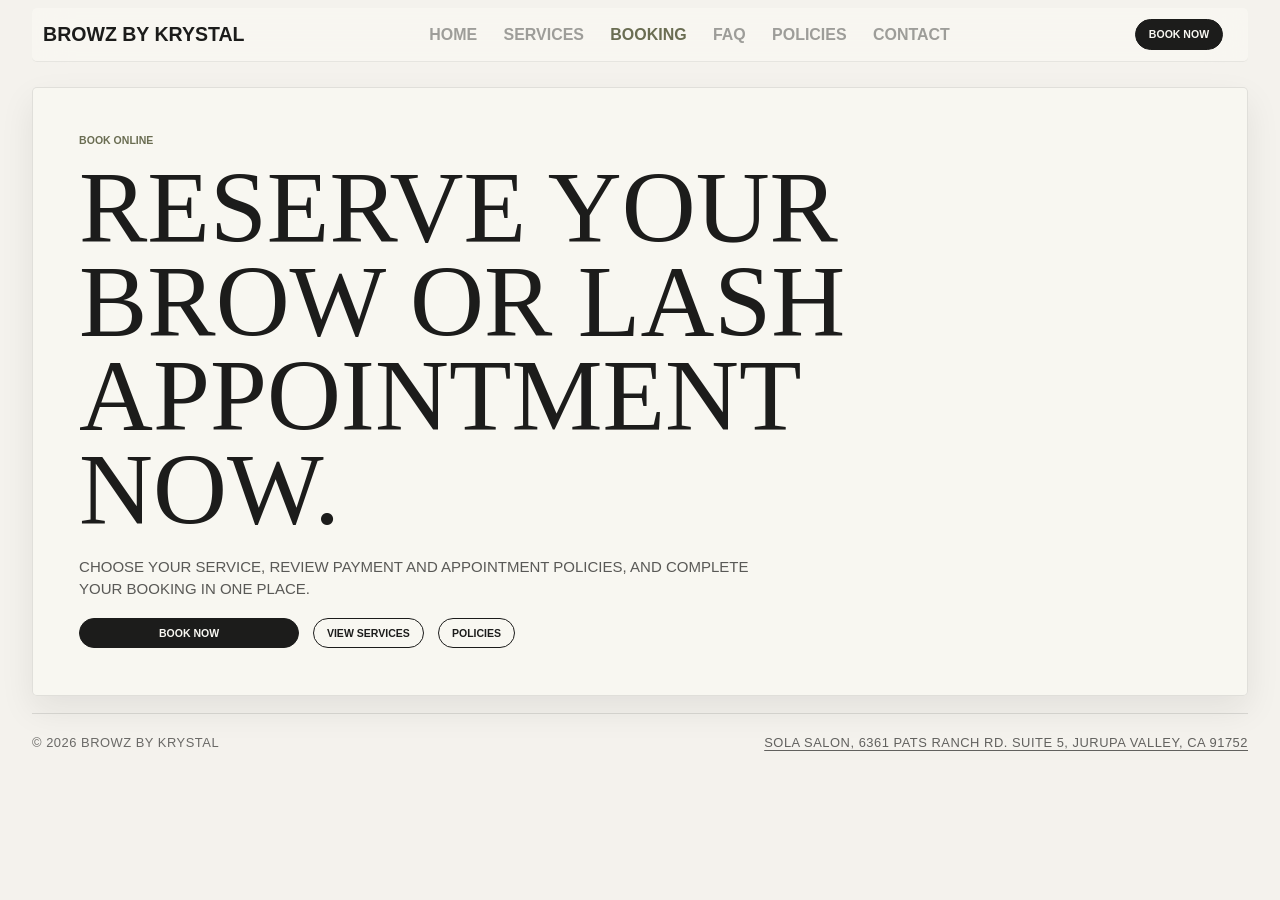
<file: booking.html>
<!doctype html>
<html lang="en">
  <head>
    <meta charset="utf-8">
    <meta name="viewport" content="width=device-width, initial-scale=1">
    <title>Book Online | Browz By Krystal</title>
    <meta name="description" content="Book online with Browz By Krystal through GlossGenius and review the booking terms before you reserve.">
    <link rel="stylesheet" href="assets/css/styles.css">
  </head>
  <body data-page="booking">
    <header class="site-header" data-site-header></header>
    <main>
      <section class="page-hero page-hero--booking">
        <div class="booking-hero__content">
          <p class="eyebrow">Book Online</p>
          <h1>Reserve your brow or lash appointment now.</h1>
          <p>Choose your service, review payment and appointment policies, and complete your booking in one place.</p>
          <div class="button-row">
            <a class="button button--primary button--large" data-booking-link href="https://browzbykrystal.glossgenius.com/services">Book Now</a>
            <a class="button button--secondary" href="services.html">View Services</a>
            <a class="button button--secondary" href="policies.html">Policies</a>
          </div>
        </div>
      </section>
    </main>
    <footer class="site-footer" data-site-footer></footer>
    <script src="assets/js/site-data.js"></script>
    <script src="assets/js/main.js"></script>
  </body>
</html>
</file>
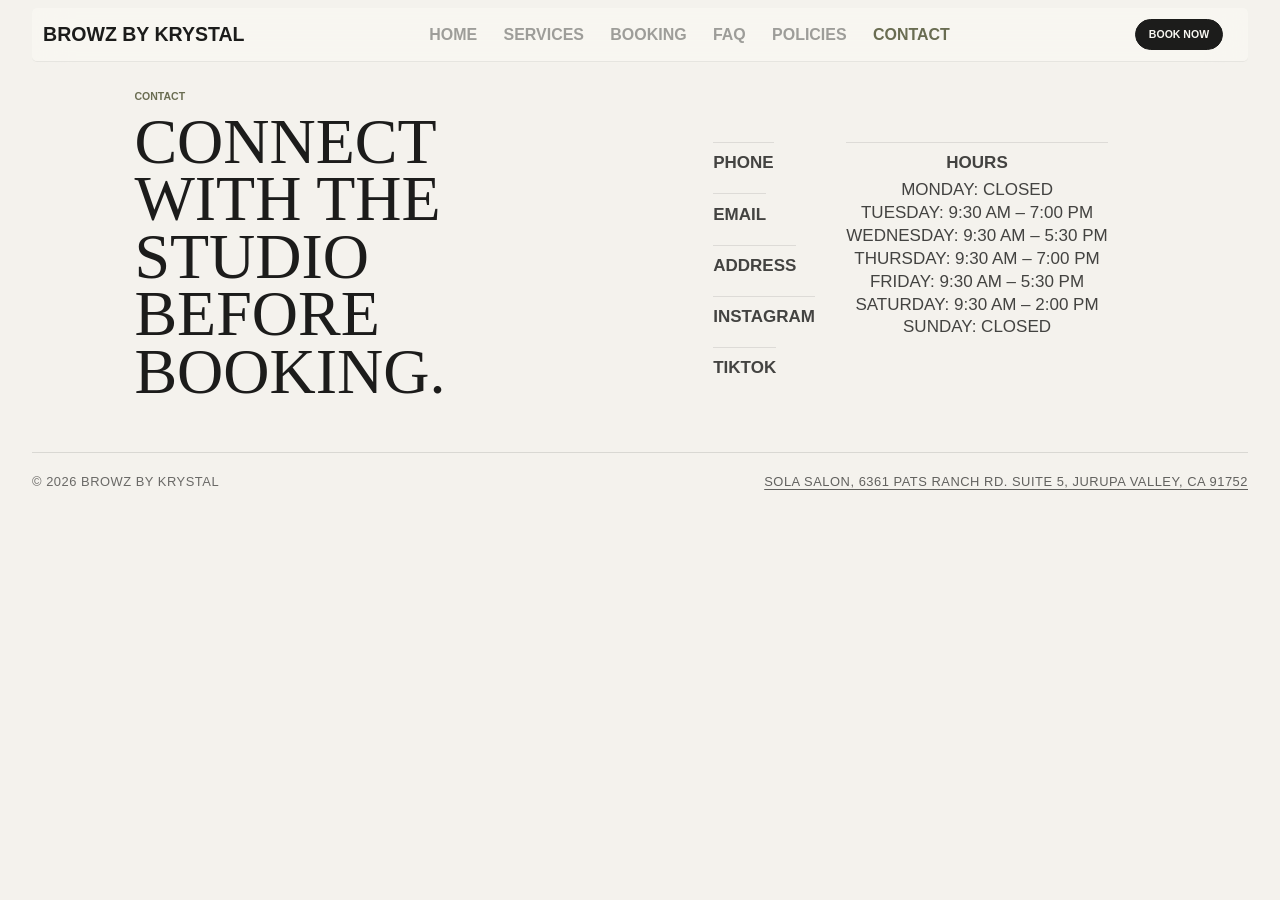
<file: contact.html>
<!doctype html>
<html lang="en">
  <head>
    <meta charset="utf-8">
    <meta name="viewport" content="width=device-width, initial-scale=1">
    <title>Contact | Browz By Krystal</title>
    <meta name="description" content="Contact Browz By Krystal for phone, social links, address, hours, and booking details in Jurupa Valley.">
    <link rel="stylesheet" href="assets/css/styles.css">
  </head>
  <body data-page="contact">
    <header class="site-header" data-site-header></header>
    <main>
      <section class="section">
        <div class="split split--contact split--contact-page">
          <div class="section-header">
            <p class="eyebrow">Contact</p>
            <h1 class="contact-heading">Connect with the studio before booking.</h1>
          </div>
          <div>
            <dl class="contact-info" data-contact-info></dl>
          </div>
        </div>
      </section>
    </main>
    <footer class="site-footer" data-site-footer></footer>
    <script src="assets/js/site-data.js"></script>
    <script src="assets/js/main.js"></script>
  </body>
</html>
</file>
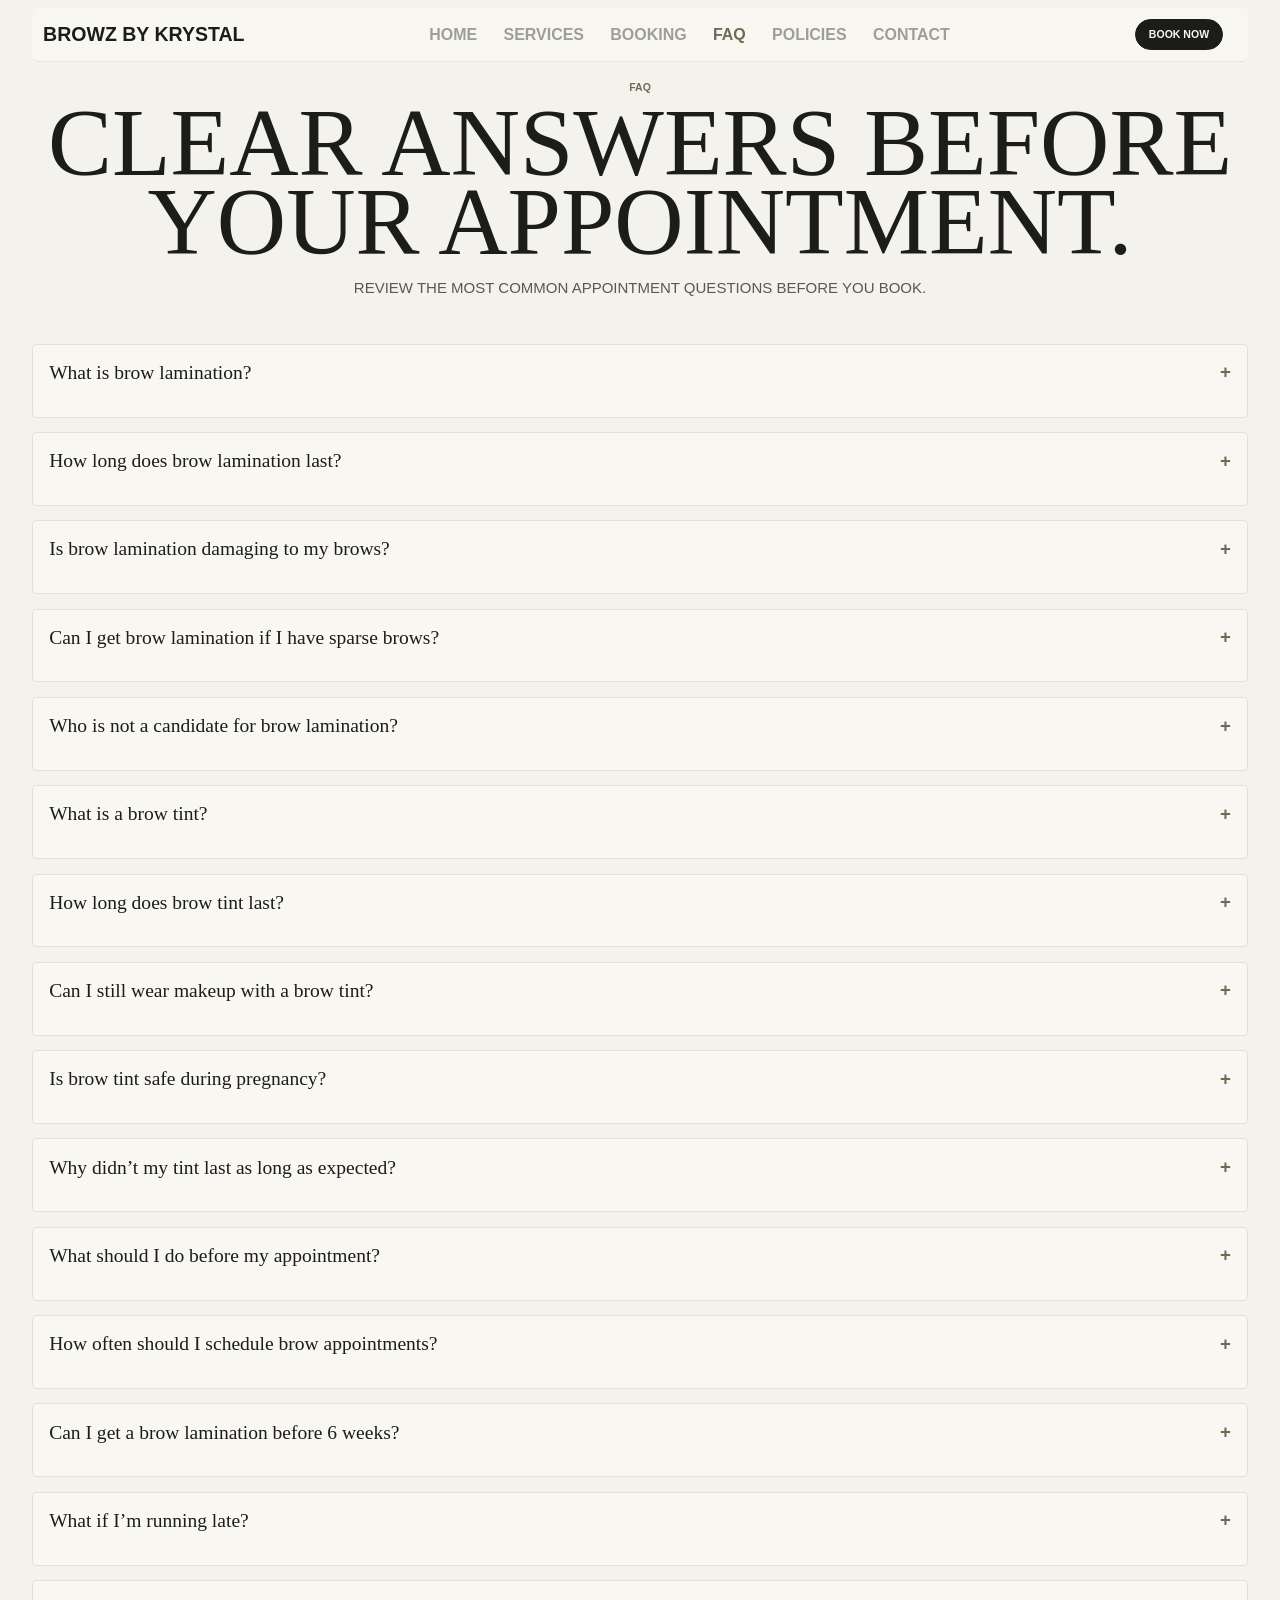
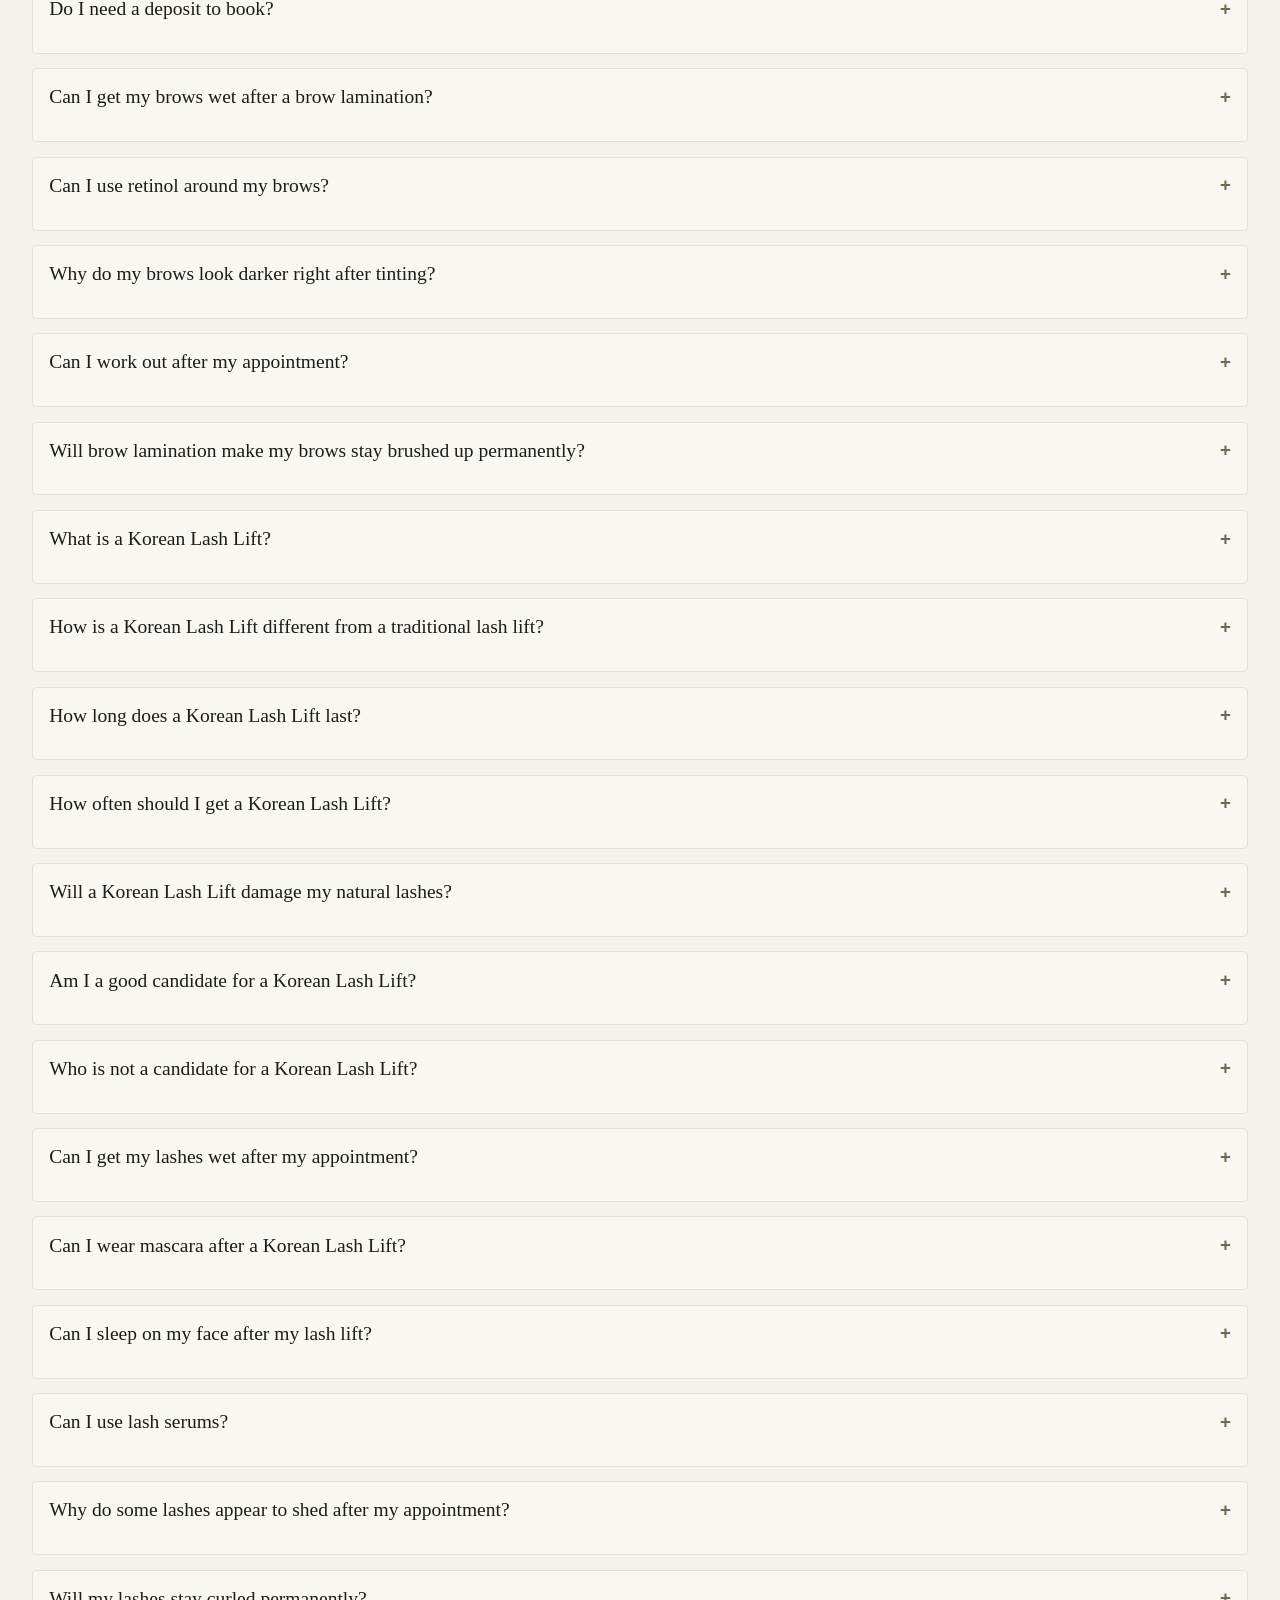
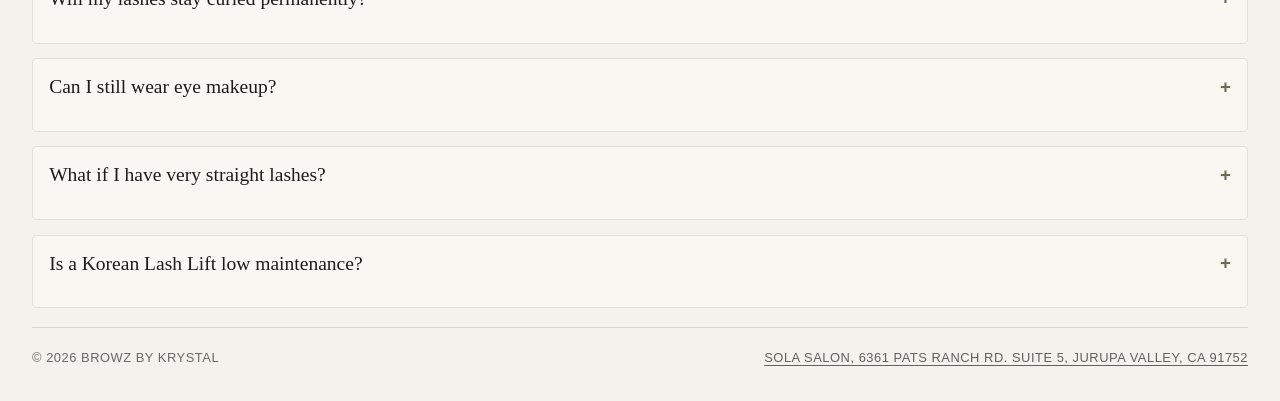
<file: faq.html>
<!doctype html>
<html lang="en">
  <head>
    <meta charset="utf-8">
    <meta name="viewport" content="width=device-width, initial-scale=1">
    <title>FAQ | Browz By Krystal</title>
    <meta name="description" content="Frequently asked questions for Browz By Krystal services, appointment prep, brow lamination, Korean lash lifts, and aftercare.">
    <link rel="stylesheet" href="assets/css/styles.css">
  </head>
  <body data-page="faq">
    <header class="site-header" data-site-header></header>
    <main>
      <section class="page-hero">
        <div class="section-header section-header--center">
          <p class="eyebrow">FAQ</p>
          <h1>Clear answers before your appointment.</h1>
          <p>Review the most common appointment questions before you book.</p>
        </div>
      </section>
      <section class="section section--narrow">
        <div class="faq-list" data-faq-list></div>
      </section>
    </main>
    <footer class="site-footer" data-site-footer></footer>
    <script src="assets/js/site-data.js"></script>
    <script src="assets/js/main.js"></script>
  </body>
</html>
</file>
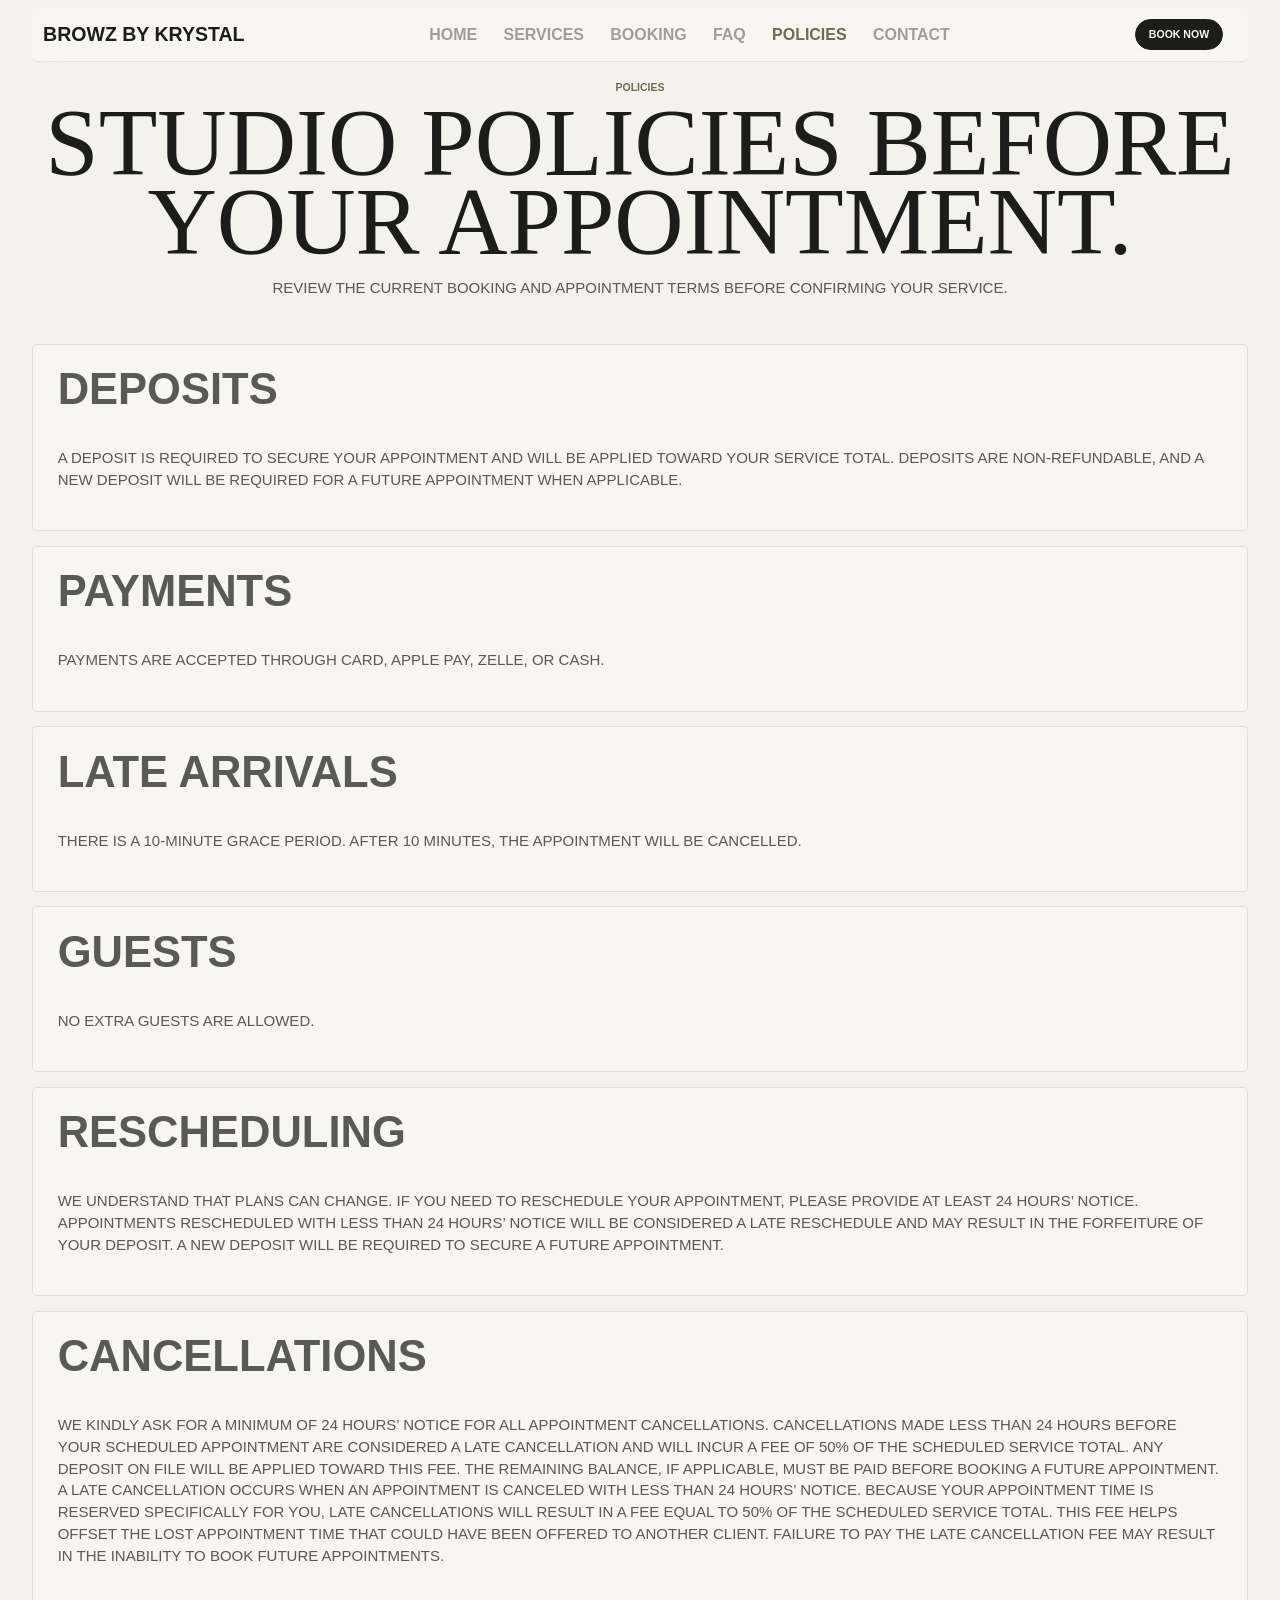
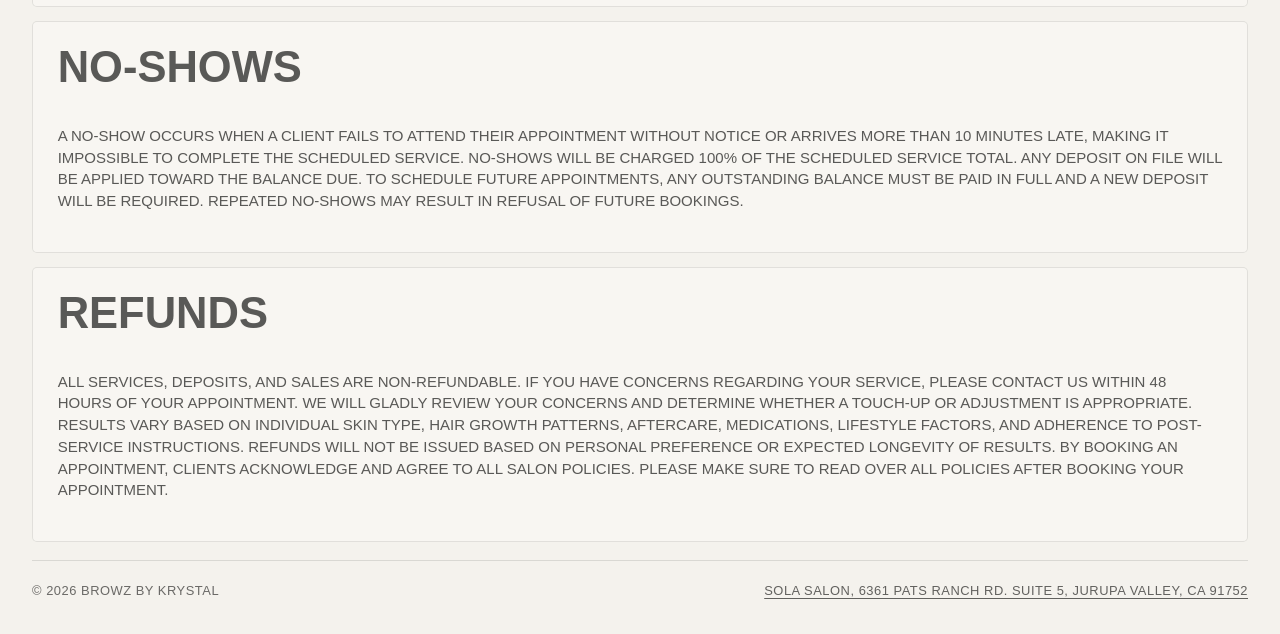
<file: policies.html>
<!doctype html>
<html lang="en">
  <head>
    <meta charset="utf-8">
    <meta name="viewport" content="width=device-width, initial-scale=1">
    <title>Policies | Browz By Krystal</title>
    <meta name="description" content="Review Browz By Krystal studio policies for deposits, payments, late arrivals, cancellations, no-shows, and other appointment terms.">
    <link rel="stylesheet" href="assets/css/styles.css">
  </head>
  <body data-page="policies">
    <header class="site-header" data-site-header></header>
    <main>
      <section class="page-hero">
        <div class="section-header section-header--center">
          <p class="eyebrow">Policies</p>
          <h1>Studio policies before your appointment.</h1>
          <p>Review the current booking and appointment terms before confirming your service.</p>
        </div>
      </section>
      <section class="section section--narrow policy-list" data-policy-list></section>
    </main>
    <footer class="site-footer" data-site-footer></footer>
    <script src="assets/js/site-data.js"></script>
    <script src="assets/js/main.js"></script>
  </body>
</html>
</file>
<file: assets/css/styles.css>
:root {
  --color-onyx: #1c1c1b;
  --color-ash: #979086;
  --color-walnut: #6a6d52;
  --color-greige: #b7ac9b;
  --color-cream: #f4f2ed;
  --color-soft: #e9e6de;
  --color-white: #f8f7f2;
  --color-accent: #d7ba4a;
  --font-display: "TODO Display Font", Georgia, serif;
  --font-body: "TODO Body Font", "Helvetica Neue", Arial, sans-serif;
  --page-width: 95%;
  --radius: 5px;
  --space-page: clamp(1rem, 3vw, 2.5rem);
  --transition: 180ms ease;
  --shadow: 0 14px 34px rgba(28, 28, 27, 0.08);
}

* {
  box-sizing: border-box;
}

html {
  font-size: 17px;
  scroll-behavior: smooth;
}

body {
  margin: 0;
  background: var(--color-cream);
  color: var(--color-onyx);
  font-family: var(--font-body);
  font-size: 15px;
  line-height: 1.45;
  text-transform: uppercase;
}

body.nav-open {
  overflow: hidden;
}

a {
  color: inherit;
  text-decoration: none;
}

button,
input,
textarea {
  font: inherit;
}

button {
  cursor: pointer;
}

img {
  display: block;
  max-width: 100%;
}

h1,
h2,
h3,
p,
figure {
  margin-top: 0;
}

h1,
h2,
h3,
.site-logo {
  font-family: var(--font-display);
  font-weight: 400;
  letter-spacing: 0;
}

h1 {
  font-size: clamp(3.2rem, 10vw, 8.8rem);
  line-height: 0.82;
  margin-bottom: 0.9rem;
}

h2 {
  font-family: var(--font-body);
  font-size: clamp(1.55rem, 3.4vw, 3.4rem);
  line-height: 0.95;
  margin-bottom: 0.75rem;
}

h3 {
  font-size: clamp(1.15rem, 2vw, 1.75rem);
  line-height: 0.98;
  margin-bottom: 0.7rem;
}

p {
  color: rgba(28, 28, 27, 0.72);
}

.site-header {
  position: sticky;
  top: 0.45rem;
  z-index: 20;
  display: grid;
  grid-template-columns: auto 1fr auto auto;
  gap: 0.8rem;
  align-items: center;
  width: var(--page-width);
  margin: 0.45rem auto 0;
  padding: 0.45rem 0.65rem;
  background: rgba(248, 247, 242, 0.86);
  border-bottom: 1px solid rgba(28, 28, 27, 0.08);
  border-radius: var(--radius);
  backdrop-filter: blur(18px);
}

.site-logo {
  font-family: var(--font-body);
  font-size: 1.15rem;
  font-weight: 800;
  line-height: 1;
  white-space: nowrap;
  text-transform: uppercase;
}

.site-nav {
  display: flex;
  justify-content: center;
  gap: clamp(0.55rem, 1.6vw, 1.15rem);
  color: rgba(28, 28, 27, 0.68);
  font-size: 0.94rem;
  font-weight: 700;
  text-transform: uppercase;
}

.site-nav a {
  padding: 0.45rem 0.2rem;
  opacity: 0.6;
}

.site-nav a,
.site-footer a {
  transition: color var(--transition), opacity var(--transition);
}

.site-nav a:hover,
.site-nav a[aria-current="page"],
.site-footer a:hover {
  color: var(--color-walnut);
}

.site-nav a[aria-current="page"] {
  opacity: 1;
}

.menu-toggle {
  display: none;
  width: 44px;
  height: 44px;
  border: 1px solid rgba(28, 28, 27, 0.16);
  border-radius: 999px;
  background: transparent;
  color: var(--color-onyx);
  font-size: 0.72rem;
  font-weight: 700;
  text-transform: uppercase;
  padding: 0;
  cursor: pointer;
}

.button {
  display: inline-flex;
  align-items: center;
  justify-content: center;
  min-height: 30px;
  border: 1px solid var(--color-onyx);
  border-radius: 999px;
  padding: 0.53rem 0.78rem;
  color: var(--color-onyx);
  font-size: 0.62rem;
  font-weight: 800;
  line-height: 1;
  text-transform: uppercase;
  transition: background var(--transition), color var(--transition), border-color var(--transition), transform var(--transition);
}

.button:hover {
  transform: translateY(-1px);
}

.button--primary {
  background: var(--color-onyx);
  color: var(--color-white);
}

.button--primary:hover {
  background: var(--color-walnut);
  border-color: var(--color-walnut);
}

.button--secondary {
  background: transparent;
}

.button--secondary:hover,
.button--text:hover {
  background: var(--color-white);
}

.button--text {
  border-color: transparent;
  padding-inline: 0.5rem;
}

.button--large {
  min-width: 220px;
}

.button-row {
  display: flex;
  flex-wrap: wrap;
  gap: 0.8rem;
  align-items: center;
}

.hero {
  position: relative;
  display: grid;
  align-items: end;
  width: var(--page-width);
  min-height: min(76svh, 720px);
  margin: 0.55rem auto 0;
  overflow: hidden;
  border-radius: var(--radius);
  padding: clamp(4rem, 10vw, 8rem) clamp(0.8rem, 2.5vw, 2rem) clamp(0.9rem, 2.5vw, 1.4rem);
  isolation: isolate;
}

.hero__copy {
  position: relative;
  z-index: 2;
  width: 100%;
  max-width: 620px;
  margin: 0;
  color: var(--color-white);
}

.hero__headline {
  max-width: 560px;
  color: var(--color-white);
  font-family: var(--font-display);
  font-size: clamp(1rem, 2vw, 1.65rem);
  line-height: 1.05;
}

.hero__copy p {
  color: rgba(255, 250, 242, 0.84);
}

.hero__copy .eyebrow {
  color: var(--color-white);
  font-size: clamp(1rem, 2vw, 1.8rem);
}

.hero__copy .button--primary {
  border-color: var(--color-white);
  background: var(--color-white);
  color: var(--color-onyx);
}

.hero__copy .button--primary:hover {
  border-color: var(--color-accent);
  background: var(--color-accent);
  color: var(--color-onyx);
}

.hero__copy .button--secondary {
  border-color: rgba(255, 250, 242, 0.74);
  color: var(--color-white);
}

.hero__copy .button--secondary:hover {
  border-color: var(--color-white);
  background: rgba(255, 250, 242, 0.14);
  color: var(--color-white);
}

.hero__copy .button {
  min-height: 48px;
  padding: 0.9rem 1.35rem;
  font-size: 0.88rem;
}

.page-loader {
  position: fixed;
  inset: 0;
  z-index: 9999;
  display: block;
  background: var(--color-cream);
  transition: opacity 320ms ease, visibility 320ms ease;
}

.page-loader__text {
  position: absolute;
  left: 50%;
  top: 50%;
  transform: translate(-50%, -50%);
  margin: 0;
  color: var(--color-onyx);
  font-family: var(--font-body);
  font-size: clamp(1.05rem, 2vw, 1.6rem);
  font-weight: 700;
  letter-spacing: 0.18em;
  text-transform: uppercase;
  white-space: nowrap;
  opacity: 0.15;
  filter: blur(6px);
  animation: loader-text-fade 2.4s linear forwards;
}

.page-loader.is-hidden {
  opacity: 0;
  visibility: hidden;
}

@keyframes loader-text-fade {
  from {
    opacity: 0.15;
    filter: blur(6px);
  }

  55% {
    opacity: 0.72;
    filter: blur(2px);
  }

  to {
    opacity: 1;
    filter: blur(0);
  }
}

.hero__video {
  position: absolute;
  inset: 0;
  z-index: -2;
  width: 100%;
  height: 100%;
  object-fit: cover;
  background:
    linear-gradient(135deg, rgba(183, 172, 155, 0.55), rgba(106, 109, 82, 0.28)),
    var(--color-greige);
}

.hero::after {
  content: "";
  position: absolute;
  inset: 0;
  z-index: -1;
  background:
    linear-gradient(90deg, rgba(28, 28, 27, 0.62), rgba(28, 28, 27, 0.24) 52%, rgba(28, 28, 27, 0.08)),
    linear-gradient(0deg, rgba(28, 28, 27, 0.48), transparent 52%);
}

.eyebrow {
  margin-bottom: 0.55rem;
  color: var(--color-walnut);
  font-size: 0.62rem;
  font-weight: 800;
  line-height: 1.3;
  text-transform: uppercase;
}

.section,
.page-hero {
  width: var(--page-width);
  margin: 0 auto;
  padding: 1.1rem 0;
}

.page-hero {
  max-width: none;
  padding-top: 1.1rem;
  padding-bottom: 0.55rem;
}

.page-hero h1 {
  font-size: clamp(2.8rem, 7.5vw, 7.2rem);
}

.page-hero--booking {
  display: grid;
  grid-template-columns: minmax(0, 1fr);
  gap: 1rem;
  align-items: center;
  padding-top: 1.45rem;
  padding-bottom: 1rem;
}

.booking-hero__content {
  display: flex;
  flex-direction: column;
  justify-content: center;
  gap: 0.2rem;
  padding: clamp(1.35rem, 3.6vw, 2.8rem);
  border: 1px solid rgba(28, 28, 27, 0.1);
  border-radius: var(--radius);
  background: rgba(248, 247, 242, 0.94);
  box-shadow: var(--shadow);
}

.booking-hero__content h1 {
  max-width: 16ch;
  font-size: clamp(3.4rem, 8vw, 8.4rem);
  line-height: 0.92;
}

.booking-hero__content p {
  max-width: 40rem;
}

.section--booking-cards {
  padding-top: 0.85rem;
}

.card-grid--booking {
  grid-template-columns: repeat(2, minmax(0, 1fr));
}

.section--tinted {
  width: var(--page-width);
  max-width: none;
  padding: 1.1rem;
  border-radius: var(--radius);
}

.section--statement {
  display: grid;
  justify-items: center;
  width: var(--page-width);
  max-width: none;
  min-height: 330px;
  align-content: center;
  margin-bottom: 1rem;
  border-radius: var(--radius);
  background: var(--color-onyx);
  color: var(--color-white);
  text-align: center;
}

.section--statement p {
  color: rgba(255, 250, 242, 0.75);
}

.section--statement .button--primary {
  background: var(--color-ash);
  border-color: var(--color-ash);
}

.section--statement .button--primary:hover {
  background: var(--color-walnut);
  border-color: var(--color-walnut);
}

.section--statement h2 {
  position: relative;
}


.section--narrow {
  max-width: none;
}

.marquee-band {
  width: var(--page-width);
  max-width: none;
  padding-top: 0.2rem;
  padding-bottom: 0.2rem;
  margin-bottom: 1rem;
}

.marquee {
  overflow: hidden;
  border-radius: calc(var(--radius) + 4px);
  background: rgba(248, 247, 242, 0.78);
  box-shadow: var(--shadow);
  -webkit-mask-image: linear-gradient(90deg, transparent, black 12%, black 88%, transparent);
  mask-image: linear-gradient(90deg, transparent, black 12%, black 88%, transparent);
}

.marquee__track {
  display: flex;
  width: max-content;
  align-items: center;
  gap: 1rem;
  padding: 0.9rem 1rem;
  animation: marquee-scroll 32s linear infinite;
}

.marquee__track span {
  flex: 0 0 auto;
  color: rgba(28, 28, 27, 0.72);
  font-size: 0.82rem;
  font-weight: 800;
  letter-spacing: 0.14em;
  text-transform: uppercase;
  white-space: nowrap;
}

.marquee__track span::after {
  content: "•";
  margin-left: 1rem;
  color: rgba(28, 28, 27, 0.24);
}

.marquee__separator::after,
.marquee__track span.marquee__separator::after {
  content: "";
}

.marquee__track span:last-child::after {
  content: "";
}

@keyframes marquee-scroll {
  from {
    transform: translateX(0);
  }
  to {
    transform: translateX(-50%);
  }
}

.section-header {
  width: 100%;
  max-width: none;
  margin-bottom: 1rem;
}

.section-header--center {
  margin-inline: auto;
  text-align: center;
}

.contact-heading {
  max-width: 10ch;
  font-size: clamp(2.6rem, 5vw, 4.8rem);
  line-height: 0.9;
}

.client-notes-heading {
  max-width: none;
}

.section-header .button-row {
  margin-top: 1rem;
}

.split {
  display: grid;
  grid-template-columns: minmax(0, 0.85fr) minmax(320px, 1fr);
  gap: 0.85rem;
  align-items: center;
}

.split--contact {
  align-items: center;
  margin-top: 0.5rem;
}

.split--contact-page {
  grid-template-columns: minmax(0, 0.78fr) minmax(420px, 1fr);
}

.split--contact-page > .section-header {
  padding-left: clamp(4rem, 8vw, 8rem);
}

.section--about {
  padding-top: 1.5rem;
  padding-bottom: 1.6rem;
}

.about-layout {
  display: grid;
  grid-template-columns: minmax(0, 1.05fr) minmax(320px, 0.95fr);
  gap: 1.2rem;
  align-items: start;
}

.about-copy {
  margin-bottom: 0;
  padding: clamp(1.1rem, 2.4vw, 1.9rem);
  border: 1px solid rgba(28, 28, 27, 0.08);
  border-radius: calc(var(--radius) + 8px);
  background: linear-gradient(180deg, rgba(248, 247, 242, 0.96), rgba(255, 255, 255, 0.72));
  box-shadow: 0 18px 44px rgba(28, 28, 27, 0.06);
}

.about-copy h2 {
  max-width: 100%;
  font-size: clamp(1.9rem, 2.8vw, 3rem);
  line-height: 0.98;
  margin-bottom: 1.6rem;
  overflow-wrap: anywhere;
  word-break: normal;
  text-wrap: balance;
}

.about-copy__break {
  display: none;
}

.about-copy__body {
  display: grid;
  gap: 0.95rem;
  max-width: none;
}

.about-copy__body p {
  margin: 0;
  color: rgba(28, 28, 27, 0.72);
  font-size: 0.98rem;
  line-height: 1.7;
}

.about-highlights {
  display: grid;
  grid-template-columns: repeat(3, minmax(0, 1fr));
  gap: 0.7rem;
  margin-top: 1.25rem;
}

.about-highlight {
  display: grid;
  gap: 0.25rem;
  padding: 0.9rem 0.95rem;
  border: 1px solid rgba(28, 28, 27, 0.08);
  border-radius: 18px;
  background: rgba(255, 255, 255, 0.56);
}

.about-highlight__label {
  color: var(--color-walnut);
  font-size: 0.68rem;
  font-weight: 800;
  letter-spacing: 0.08em;
  text-transform: uppercase;
}

.about-highlight strong {
  font-size: 0.92rem;
  line-height: 1.35;
}

.about-media {
  display: grid;
  grid-template-columns: minmax(0, 1fr);
  align-self: stretch;
  min-height: 0;
}

.about-media__primary {
  position: relative;
  width: 100%;
  height: 100%;
  margin-left: auto;
}

.portrait-grid {
  display: grid;
  grid-template-columns: 0.8fr 1fr;
  gap: 0.85rem;
}

.portrait-grid .placeholder-media:first-child {
  min-height: 460px;
}

.portrait-grid .placeholder-media:last-child {
  min-height: 360px;
  margin-top: 4rem;
}

.placeholder-media,
.map-placeholder {
  display: grid;
  place-items: center;
  min-height: 320px;
  overflow: hidden;
  border: 1px solid rgba(28, 28, 27, 0.1);
  border-radius: var(--radius);
  background:
    linear-gradient(135deg, rgba(183, 172, 155, 0.48), rgba(255, 250, 242, 0.76)),
    radial-gradient(circle at 72% 18%, rgba(215, 186, 74, 0.35), transparent 28%);
  box-shadow: none;
  color: rgba(28, 28, 27, 0.58);
  text-align: center;
}

.map-placeholder {
  overflow: hidden;
}

.map-placeholder__frame {
  width: 100%;
  height: 100%;
  min-height: 320px;
  border: 0;
}

.placeholder-media--portrait {
  aspect-ratio: 4 / 5;
}

.placeholder-media span,
.map-placeholder span {
  max-width: 18rem;
  padding: 1rem;
  font-size: 0.78rem;
  font-weight: 800;
  text-transform: uppercase;
}

.placeholder-media figcaption {
  align-self: end;
  width: 100%;
  padding: 0.8rem;
  background: rgba(255, 250, 242, 0.74);
  color: rgba(28, 28, 27, 0.58);
  font-size: 0.78rem;
}

.placeholder-media img {
  width: 100%;
  height: 100%;
  object-fit: cover;
}

.placeholder-media.about-media__primary {
  min-height: 256px;
}

.about-media__primary img {
  position: absolute;
  inset: 0;
  object-position: center 62%;
}

.card-grid {
  display: grid;
  gap: 0.85rem;
}

.card-grid--three {
  grid-template-columns: repeat(3, minmax(0, 1fr));
}

.card-grid--services-preview {
  grid-template-columns: repeat(4, minmax(0, 1fr));
}

.card-grid--two {
  grid-template-columns: repeat(2, minmax(0, 1fr));
}

.service-card,
.testimonial-card,
.info-card,
.policy-section,
.contact-form {
  display: flex;
  flex-direction: column;
  gap: 1.4rem;
  min-height: 100%;
  padding: clamp(0.9rem, 2.3vw, 1.45rem);
  border: 1px solid rgba(28, 28, 27, 0.1);
  border-radius: var(--radius);
  background: rgba(248, 247, 242, 0.92);
  transition: transform var(--transition), box-shadow var(--transition);
}

.service-card {
  display: grid;
  grid-template-rows: auto auto auto;
  align-content: start;
  min-width: 0;
  overflow: hidden;
}

.service-card .eyebrow,
.service-card h3,
.service-card p {
  margin-bottom: 0;
}

.service-card__summary {
  display: grid;
  grid-template-rows: repeat(4, auto);
  gap: 0.75rem;
}

.service-card__title,
.service-card__description {
  display: block;
}

.service-card__title {
  align-self: start;
}

.service-card__description {
  align-self: start;
  line-height: 1.55;
}

.service-card h3,
.info-card h2,
.policy-section h2 {
  color: rgba(28, 28, 27, 0.72);
  font-family: var(--font-body);
  font-weight: 900;
  text-transform: uppercase;
}

.service-card:hover,
.testimonial-card:hover,
.info-card:hover,
.policy-section:hover {
  transform: translateY(-3px);
  box-shadow: var(--shadow);
}

.service-card__media {
  position: relative;
  overflow: hidden;
  width: 100%;
  height: auto;
  aspect-ratio: 3 / 4;
  margin: 0;
  border: 1px solid rgba(28, 28, 27, 0.08);
  border-radius: var(--radius);
  background: var(--color-soft);
}

.service-card__media img {
  position: absolute;
  inset: 0;
  width: 100%;
  height: 100%;
  object-fit: cover;
}

.service-card__media img[src$="Brow Wax & Shape.JPEG"] {
  object-position: center 35%;
}

.service-card__media img[src$="Brow Lamination.JPEG"] {
  object-position: center 30%;
}

.service-card__media img[src$="licireso.jpeg"] {
  object-position: center 25%;
}

.service-card__details {
  display: grid;
  grid-template-rows: repeat(3, minmax(3.05rem, auto)) minmax(5.3rem, auto) minmax(7rem, auto);
  gap: 0.55rem;
  align-self: start;
  margin: 0;
}

.service-card .button {
  margin-top: auto;
}

.service-card__details div,
.contact-info div {
  display: grid;
  gap: 0.2rem;
  padding-top: 0.55rem;
  border-top: 1px solid rgba(28, 28, 27, 0.1);
}

dt {
  color: var(--color-walnut);
  font-size: 0.6rem;
  font-weight: 800;
  text-transform: uppercase;
}

dd {
  margin: 0;
  color: rgba(28, 28, 27, 0.76);
}

.centered-action {
  display: flex;
  justify-content: center;
  margin-top: 2rem;
}

.location-band {
  display: grid;
  gap: 0.7rem;
  justify-items: center;
  padding: clamp(1.5rem, 5vw, 3.5rem);
  border: 1px solid rgba(28, 28, 27, 0.1);
  border-radius: var(--radius);
  background: var(--color-white);
  text-align: center;
}

.location-band h2,
.location-band address {
  margin: 0;
}

.location-band address {
  color: rgba(28, 28, 27, 0.76);
  font-style: normal;
  line-height: 1.8;
}

.location-band .address-link {
  display: inline-block;
  text-decoration: underline;
  text-decoration-color: rgba(28, 28, 27, 0.32);
  text-underline-offset: 0.22em;
}

.location-band .address-link:hover {
  color: var(--color-walnut);
}


.testimonial-card {
  margin: 0;
  width: min(100%, 860px);
  min-height: 220px;
  justify-content: space-between;
  transition: opacity 240ms ease, transform 240ms ease;
  will-change: opacity, transform;
}

.card-grid[data-testimonials] {
  grid-template-columns: 1fr;
  justify-items: center;
  min-height: 220px;
  overflow: hidden;
}

.testimonial-card blockquote {
  margin: 0;
  color: var(--color-onyx);
  font-family: var(--font-body);
  font-weight: 500;
  font-size: 1.25rem;
  line-height: 1.2;
}

.testimonial-card figcaption {
  display: grid;
  gap: 0.2rem;
}

.testimonial-card small {
  color: var(--color-walnut);
  font-size: 0.6rem;
  font-weight: 800;
  text-transform: uppercase;
}

.testimonial-card--fading {
  opacity: 0;
  transform: translateX(-1rem);
}

.testimonial-card--active {
  opacity: 1;
  transform: translateX(0);
}

.faq-list,
.policy-list,
.contact-info {
  display: grid;
  gap: 0.85rem;
}

.faq-item {
  border: 1px solid rgba(28, 28, 27, 0.1);
  border-radius: var(--radius);
  background: var(--color-white);
}

.faq-question {
  display: flex;
  width: 100%;
  align-items: center;
  justify-content: space-between;
  gap: 1rem;
  border: 0;
  padding: 0.95rem;
  background: transparent;
  color: var(--color-onyx);
  font-family: var(--font-display);
  font-size: 1.15rem;
  line-height: 1.2;
  text-align: left;
}

.faq-question span:last-child {
  color: var(--color-walnut);
  font-family: var(--font-body);
  font-size: 1.1rem;
  font-weight: 800;
}

.faq-answer {
  max-height: 0;
  margin: 0;
  padding: 0 0.95rem 0.95rem;
  overflow: hidden;
  opacity: 0;
  transform: translateY(-0.35rem);
  transition: max-height 280ms ease, opacity 220ms ease, transform 280ms ease;
  will-change: max-height, opacity, transform;
}

.faq-item.is-open .faq-answer {
  opacity: 1;
  transform: translateY(0);
}

.contact-info {
  margin: 0;
  padding: 0;
  grid-template-columns: max-content max-content;
  gap: 0.45rem 0.35rem;
  justify-content: center;
  justify-items: start;
  text-align: center;
}

.contact-item {
  display: grid;
  gap: 0.08rem;
  justify-items: center;
  padding-top: 0;
}

.contact-item dt {
  color: rgba(28, 28, 27, 0.82);
  font-size: 1rem;
  font-weight: 400;
  line-height: 1.35;
  margin: 0;
  text-transform: uppercase;
}

.contact-item dt a,
.contact-item dt .email-copy {
  color: inherit;
  font-weight: 900;
}

.contact-item dd {
  display: grid;
  gap: 0.2rem;
  margin: 0;
}

.contact-item--address dd {
  gap: 0.1rem;
}

.contact-item--address {
  align-self: start;
}

.contact-item--hours {
  grid-column: 2;
  grid-row: 1 / span 4;
  align-self: start;
  margin-left: 1.5rem;
}

.contact-item--hours dt {
  font-weight: 900;
}

.contact-link,
.contact-text {
  color: rgba(28, 28, 27, 0.82);
  font-size: 1rem;
  line-height: 1.35;
  word-break: break-word;
}

.contact-actions {
  display: flex;
  flex-wrap: wrap;
  gap: 0.45rem 0.75rem;
}

.contact-actions a,
.address-link {
  color: rgba(28, 28, 27, 0.68);
  text-decoration: underline;
  text-decoration-color: rgba(28, 28, 27, 0.18);
  text-underline-offset: 0.18em;
}

.contact-actions a:hover,
.address-link:hover,
.contact-link:hover {
  color: var(--color-walnut);
  text-decoration-color: var(--color-walnut);
}

.contact-form label {
  color: var(--color-walnut);
  font-size: 0.6rem;
  font-weight: 800;
  text-transform: uppercase;
}

.contact-form input,
.contact-form textarea {
  width: 100%;
  border: 1px solid rgba(28, 28, 27, 0.14);
  border-radius: var(--radius);
  padding: 0.9rem 1rem;
  background: var(--color-cream);
  color: var(--color-onyx);
}

.contact-form button {
  min-height: 46px;
  border: 1px solid rgba(28, 28, 27, 0.18);
  border-radius: 999px;
  background: transparent;
  color: rgba(28, 28, 27, 0.62);
  font-size: 0.76rem;
  font-weight: 800;
  text-transform: uppercase;
}

.site-footer {
  display: flex;
  flex-wrap: wrap;
  align-items: center;
  justify-content: space-between;
  gap: 0.6rem 1.5rem;
  width: var(--page-width);
  margin: 0 auto 0.8rem;
  padding: 1.2rem 0;
  border-top: 1px solid rgba(28, 28, 27, 0.12);
  color: rgba(28, 28, 27, 0.64);
  font-size: 0.76rem;
  letter-spacing: 0.04em;
}

.site-footer address {
  font-style: normal;
}

.site-footer .address-link {
  text-decoration: underline;
  text-underline-offset: 0.2em;
}

@media (max-width: 1100px) {
  .card-grid--services-preview {
    grid-template-columns: repeat(2, minmax(0, 1fr));
  }
}

@media (max-width: 980px) {
  .site-header {
    grid-template-columns: 1fr auto auto;
    overflow: visible;
  }

  .site-nav {
    position: absolute;
    top: 100%;
    left: 0;
    right: 0;
    display: none;
    flex-direction: column;
    gap: 0;
    padding: 0.8rem var(--space-page) 1rem;
    background: var(--color-cream);
    border-bottom: 1px solid rgba(28, 28, 27, 0.08);
    z-index: 15;
  }

  .site-nav.is-open {
    display: flex;
  }

  .site-nav a {
    padding: 0.8rem 0;
    border-bottom: 1px solid rgba(28, 28, 27, 0.08);
  }

  .menu-toggle {
    display: inline-grid;
    place-items: center;
  }

  .hero,
  .split,
  .about-layout,
  .location-band,
  .card-grid--booking,
  .card-grid--three,
  .card-grid--two,
  .portrait-grid,
  .contact-info {
    grid-template-columns: 1fr;
  }

  .about-media__primary {
    height: 420px;
  }

  .page-hero--booking,
  .card-grid--booking {
    grid-template-columns: 1fr;
  }

  .booking-hero__content h1 {
    max-width: none;
    line-height: 1.08;
  }

  .hero {
    min-height: 72svh;
  }

  .card-grid--three,
  .card-grid--two {
    grid-template-columns: 1fr;
  }

  .service-card {
    display: flex;
  }

  .service-card__summary {
    grid-template-rows: repeat(4, auto);
  }

  .service-card__details {
    grid-template-rows: auto;
  }

  .site-nav {
    position: absolute;
    top: 100%;
    left: 0;
    right: 0;
    max-width: 100%;
  }
}

@media (max-width: 680px) {
  body {
    font-size: 16px;
  }

  .site-header {
    gap: 0.8rem;
  }

  .site-logo {
    font-size: 1rem;
  }

  .site-header {
    grid-template-columns: 1fr auto;
  }

  .site-header > .button {
    display: none;
  }

  .site-header .button {
    min-height: 40px;
    padding-inline: 0.95rem;
  }

  .hero {
    min-height: 78svh;
    padding-top: 4rem;
  }

  .hero__copy .eyebrow[data-brand-eyebrow] {
    width: 100%;
    text-align: center;
    margin-inline: auto;
  }

  .portrait-grid .placeholder-media:first-child,
  .portrait-grid .placeholder-media:last-child {
    min-height: 340px;
  }

  .about-highlights {
    grid-template-columns: 1fr;
  }

  .about-copy h2 {
    max-width: 100%;
    font-size: clamp(1.7rem, 7vw, 2.3rem);
    line-height: 1.04;
  }

  .client-notes-heading {
    max-width: 18ch;
    margin-inline: auto;
  }

  .about-media {
    position: relative;
    top: auto;
    padding-top: 0;
  }

  .about-media__primary,
  .about-media__secondary {
    width: 100%;
    min-height: 340px;
    margin-top: 0;
    margin-right: 0;
  }

  .about-media__primary {
    height: 340px;
  }

  .portrait-grid,
  .card-grid--three,
  .card-grid--services-preview,
  .card-grid--two,
  .card-grid--booking,
  .contact-info {
    grid-template-columns: 1fr;
  }

  .contact-info {
    justify-items: center;
    text-align: center;
  }

  .split--contact-page > .section-header {
    padding-left: 0;
  }

  .contact-item--hours {
    grid-column: auto;
    grid-row: auto;
    justify-self: center;
    justify-items: center;
    width: 100%;
    margin: 1.5rem 0 0;
    text-align: center;
  }

  .page-hero--booking {
    gap: 0.85rem;
  }

  .booking-hero__content {
    padding: 1.15rem;
  }

  .contact-heading {
    max-width: none;
    font-size: clamp(2rem, 8vw, 3.2rem);
  }

  .card-grid--services-preview .service-card {
    width: 100%;
    max-width: 480px;
    justify-self: center;
  }

  .portrait-grid .placeholder-media:last-child {
    margin-top: 0;
  }

  .button-row {
    align-items: stretch;
  }

  .button-row .button {
    flex: 1 1 180px;
  }

  .marquee__track {
    animation-duration: 24s;
  }


}

@media (min-width: 681px) {
  .about-copy__break {
    display: block;
  }
}

.email-copy {
  width: fit-content;
  max-width: 100%;
  padding: 0;
  border: 0;
  background: transparent;
  color: inherit;
  font: inherit;
  text-align: left;
  text-transform: inherit;
  overflow-wrap: anywhere;
}

.copy-status:not(:empty) {
  position: fixed;
  bottom: 1.5rem;
  left: 50%;
  z-index: 100;
  transform: translateX(-50%);
  width: max-content;
  max-width: calc(100% - 2rem);
  padding: 0.75rem 1rem;
  border-radius: var(--radius);
  background: var(--color-onyx);
  color: var(--color-white);
  box-shadow: var(--shadow);
  font-size: 0.8rem;
  text-align: center;
  overflow-wrap: anywhere;
}
</file>
